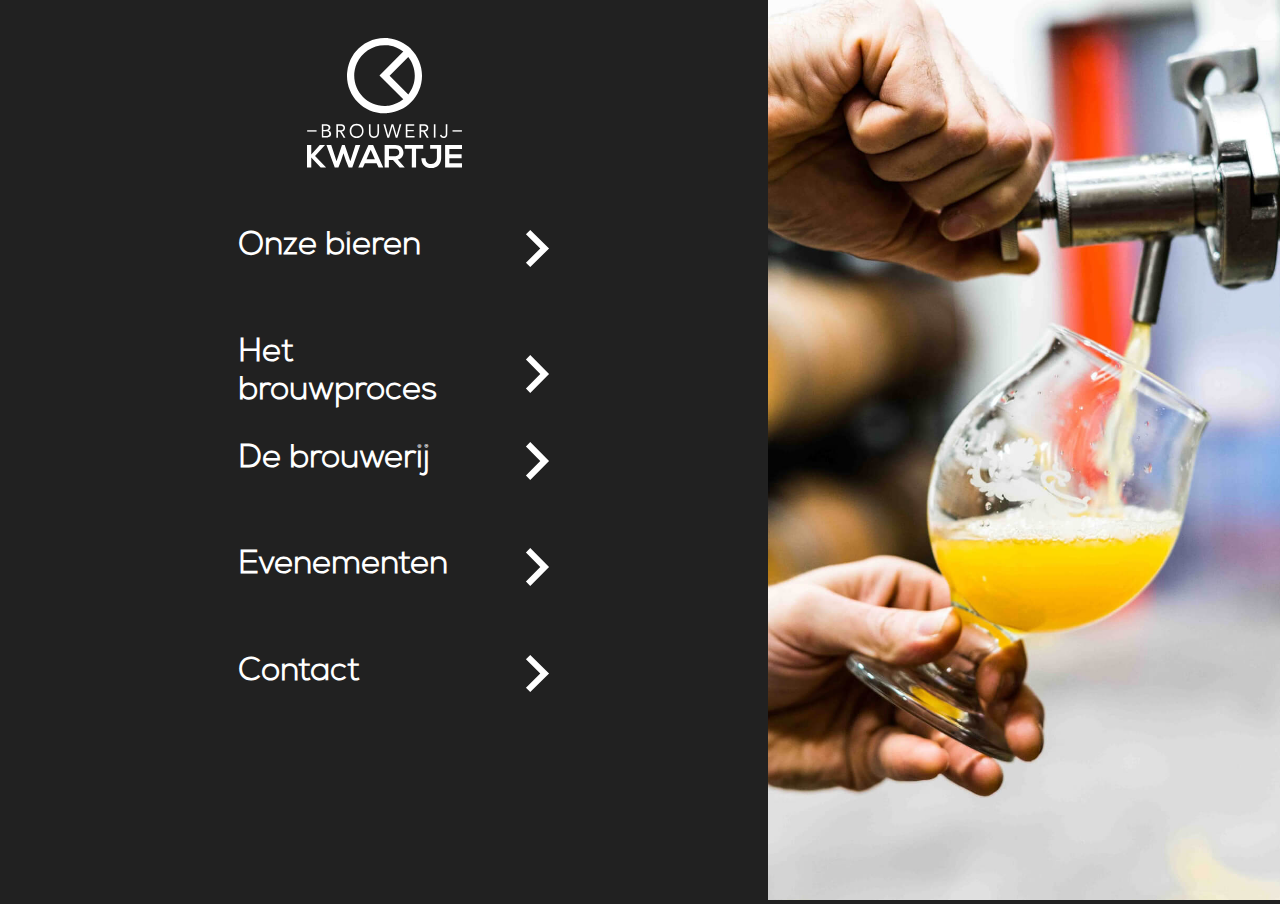
<file: index.html>
<!DOCTYPE html>
<html lang="en" dir="ltr">
  <head>
    <meta charset="utf-8">
    <meta name="viewport" content="width=device-width, initial-scale=1.0">
    <link rel="stylesheet" type="text/css" href="css/main.css">
    <script src="js/leeftijdcheck.js"></script>
    <title>Het kwartje - Home</title>
  </head>
  <body class="fullScreen">
    <div id="leeftijd">
      <div class="leeftijdVraag">
        <img src="img/kwartjeLogo.svg" alt="logo van het kwartje">
        <h2> Bent u 18 jaar of ouder? </h2>
        <form action="https://www.nix18.nl/"><input type="submit" value="Nee"></form>
        <form action=""><input type="submit" value="Ja" onclick="hideCheck()"></form>
      </div>
    </div>
    <nav class="main">
      <figure class="logoMenu">
        <img src="img/kwartjeLogo.svg" alt="logo van het kwartje">
      </figure>
      <ul>
        <a href="biertjes.html">
          <li>
            <h2>Onze bieren</h2>
            <img src="img/arrow-right.svg" class="arrowMenu">
          </li>
        </a>
        <a href="brouwproces.html">
          <li>
            <h2>Het brouwproces</h2>
            <img src="img/arrow-right.svg" class="arrowMenu">
          </li>
        </a>
        <a href="brouwerij.html">
          <li>
            <h2>De brouwerij</h2>
            <img src="img/arrow-right.svg" class="arrowMenu">
          </li>
        </a>
        <a href="evenementen.html">
          <li>
            <h2>Evenementen</h2>
            <img src="img/arrow-right.svg" class="arrowMenu">
          </li>
        </a>
        <a href="contact.html">
          <li>
            <h2>Contact</h2>
            <img src="img/arrow-right.svg" class="arrowMenu">
          </li>
        </a>
      </ul>
    </nav>

    <figure class="mainImage">
      <img src="img/biertap.jpg" alt="Een biertje dat wordt getapt uit een vat">
    </figure>
  </body>
</html>
</file>
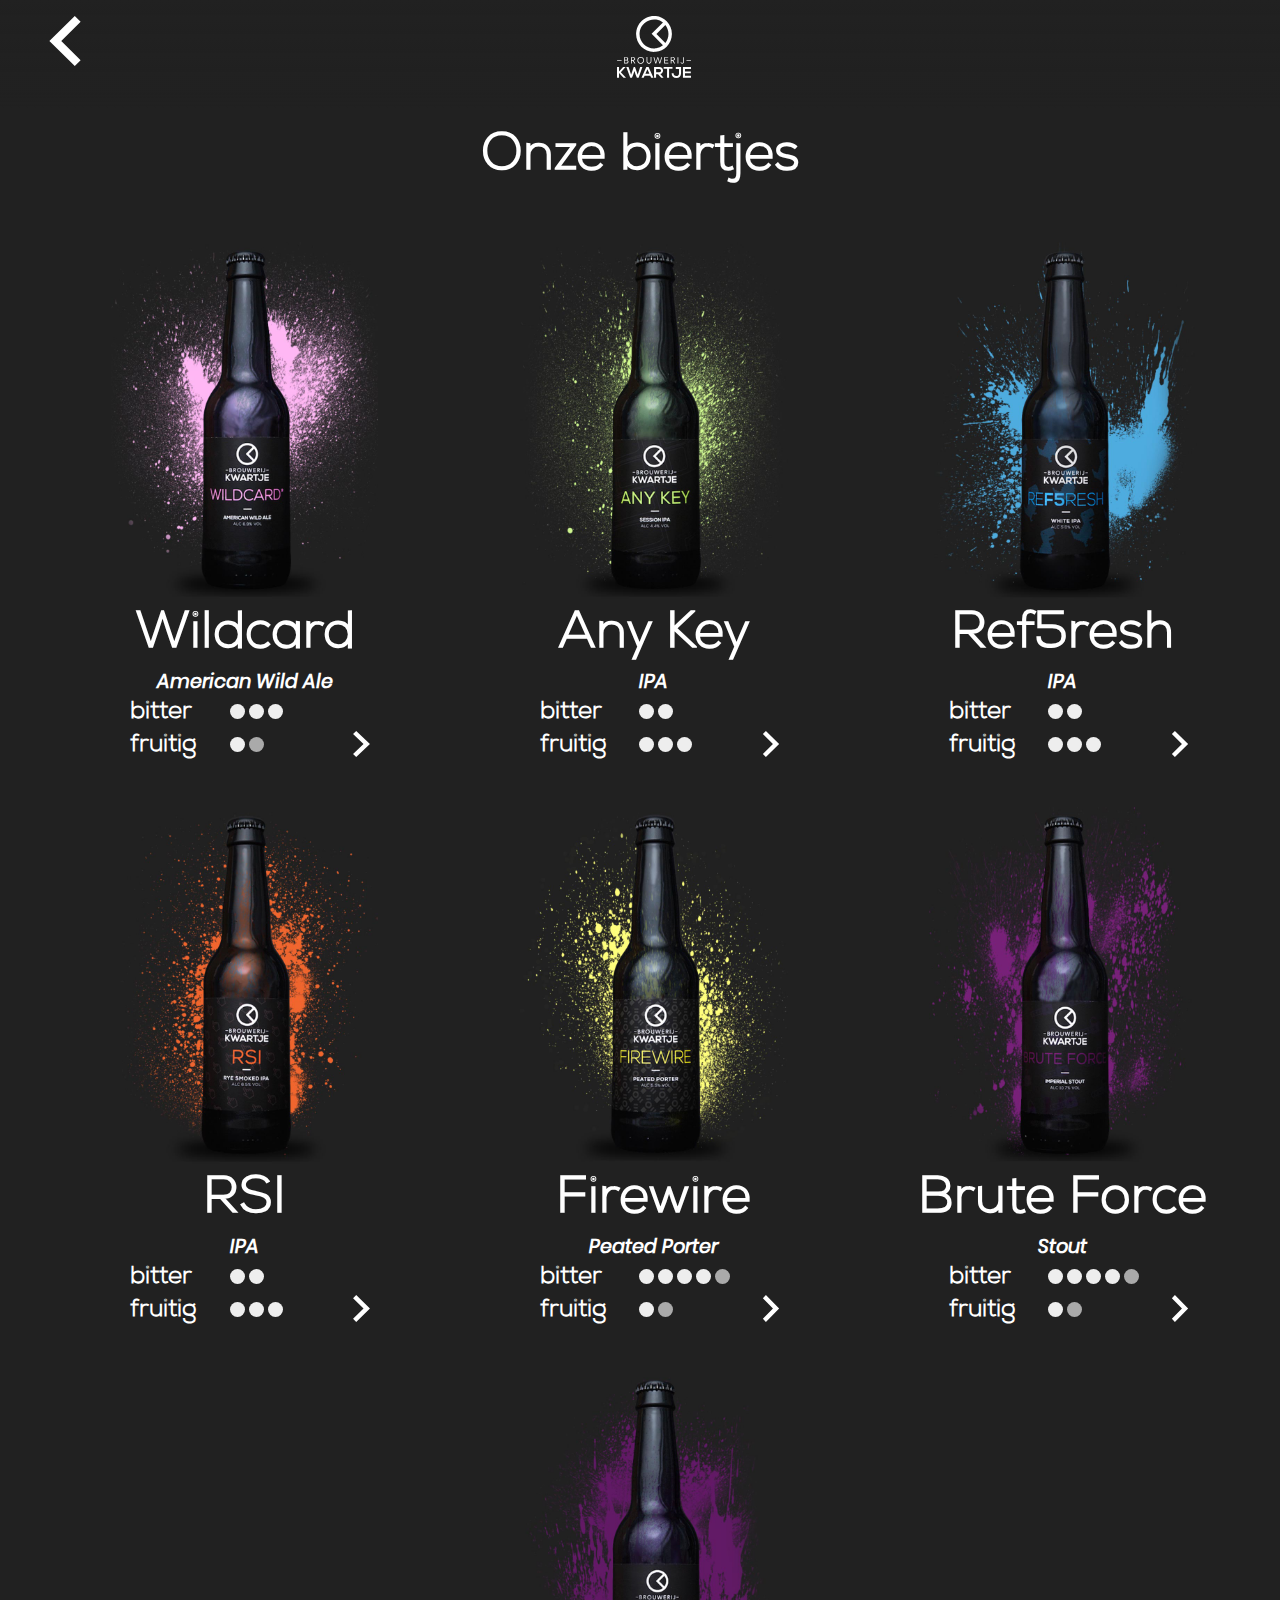
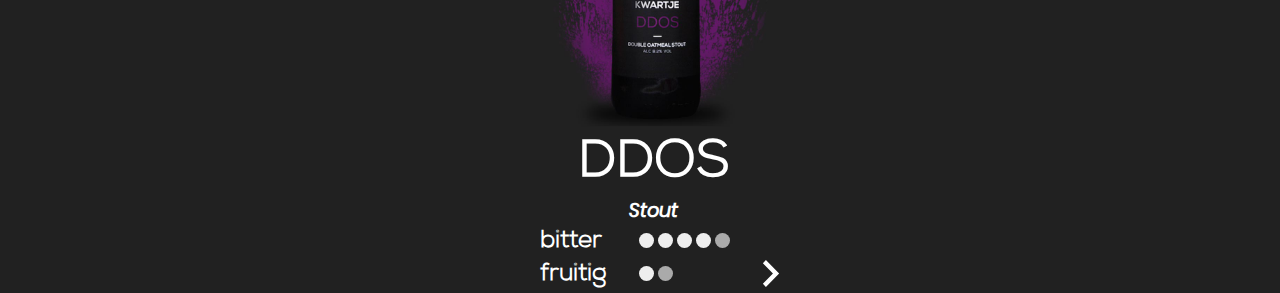
<file: biertjes.html>
<!DOCTYPE html>
<html lang="en" dir="ltr">
  <head>
    <meta charset="utf-8">
    <meta name="viewport" content="width=device-width, initial-scale=1.0">
    <link rel="stylesheet" type="text/css" href="css/main.css">
    <title>Het kwartje - bieren</title>
  </head>
  <body>
    <header>
      <ul>
        <li class="arrowHeader">
          <a href="index.html"><img src="img/arrow-left.svg" alt="terug naar vorige pagina"></a>
        </li>
        <li class="logoHeader">
          <a href="index.html"><img src="img/kwartjeLogo.svg" alt="terug naar start"></a>
        </li>
      </ul>
    </header>

    <article class="biertjes">
      <h1> Onze biertjes </h1>
      <ul>
        <li class="bierCard">
          <a href="pages/bier/wildcard.html" id="wildcard">
          <label for="wildcard">
            <img src="img/bier/kwartje-ale-wildcard.jpg" alt="Bier van het Kwartje Ale Wildcard">
            <div class="cardText">
              <h1> Wildcard </h1>
              <h4> American Wild Ale <h4>
            </div>
            <div class="cardTaste">
              <table>
                <tr>
                  <td> <h3> bitter <h3> </td>
                  <td>
                    <span class="dotFill"></span>
                    <span class="dotFill"></span>
                    <span class="dotFill"></span>
                    <span class="dot"></span>
                    <span class="dot"></span>
                  </td>
                </tr>
                <tr>
                  <td> <h3> fruitig <h3> </td>
                  <td>
                    <span class="dotFill"></span>
                    <span class="dotHalf"></span>
                  </td>
                </tr>
              </table>
            </div>
            <div class="cardArrow">
              <img src="img/arrow-right.svg" alt="details over het bier">
            </div>
          </label>
        </li>

        <li class="bierCard">
          <a href="pages/bier/wildcard.html" id="anykey">
          <label for="anykey">
            <img src="img/bier/kwartje-ipa-any-key.jpg" alt="Bier van het Kwartje IPA Any Key">
            <div class="cardText">
              <h1> Any Key </h1>
              <h4> IPA </h4>
            </div>
            <div class="cardTaste">
              <table>
                <tr>
                  <td> <h3> bitter <h3> </td>
                  <td>
                    <span class="dotFill"></span>
                    <span class="dotFill"></span>
                    <span class="dot"></span>
                    <span class="dot"></span>
                    <span class="dot"></span>
                  </td>
                </tr>
                <tr>
                  <td> <h3> fruitig <h3> </td>
                  <td>
                    <span class="dotFill"></span>
                    <span class="dotFill"></span>
                    <span class="dotFill"></span>
                    <span class="dot"></span>
                    <span class="dot"></span>
                  </td>
                </tr>
              </table>
            </div>
            <div class="cardArrow">
              <img src="img/arrow-right.svg" alt="details over het bier">
            </div>
          </label>
        </li>

        <li class="bierCard">
          <a href="pages/bier/wildcard.html" id="f5">
          <label for="f5">
            <img src="img/bier/kwartje-ipa-ref5resh.jpg" alt="Bier van het Kwartje ">
            <div class="cardText">
              <h1> Ref5resh <h1>
              <h4> IPA <h4>
            </div>
            <div class="cardTaste">
              <table>
                <tr>
                  <td> <h3> bitter <h3> </td>
                  <td>
                    <span class="dotFill"></span>
                    <span class="dotFill"></span>
                    <span class="dot"></span>
                    <span class="dot"></span>
                    <span class="dot"></span>
                  </td>
                </tr>
                <tr>
                  <td> <h3> fruitig <h3> </td>
                  <td>
                    <span class="dotFill"></span>
                    <span class="dotFill"></span>
                    <span class="dotFill"></span>
                    <span class="dot"></span>
                    <span class="dot"></span>
                  </td>
                </tr>
              </table>
            </div>
            <div class="cardArrow">
              <img src="img/arrow-right.svg" alt="details over het bier">
            </div>
          </label>
        </li>

        <li class="bierCard">
          <a href="pages/bier/wildcard.html" id="rsi">
          <label for="rsi">
            <img src="img/bier/kwartje-ipa-rsi.jpg" alt="Bier van het Kwartje ">
            <div class="cardText">
              <h1> RSI </h1>
              <h4> IPA <h4>
            </div>
            <div class="cardTaste">
              <table>
                <tr>
                  <td> <h3> bitter <h3> </td>
                  <td>
                    <span class="dotFill"></span>
                    <span class="dotFill"></span>
                    <span class="dot"></span>
                    <span class="dot"></span>
                    <span class="dot"></span>
                  </td>
                </tr>
                <tr>
                  <td> <h3> fruitig <h3> </td>
                  <td>
                    <span class="dotFill"></span>
                    <span class="dotFill"></span>
                    <span class="dotFill"></span>
                    <span class="dot"></span>
                    <span class="dot"></span>
                  </td>
                </tr>
              </table>
            </div>
            <div class="cardArrow">
              <img src="img/arrow-right.svg" alt="details over het bier">
            </div>
          </label>
        </li>

        <li class="bierCard">
          <a href="pages/bier/wildcard.html" id="peated">
          <label for="peated">
            <img src="img/bier/kwartje-peated-porter-firewire.jpg" alt="Bier van het Kwartje ">
            <div class="cardText">
              <h1> Firewire </h1>
              <h4> Peated Porter <h4>
            </div>
            <div class="cardTaste">
              <table>
                <tr>
                  <td> <h3> bitter <h3> </td>
                  <td>
                    <span class="dotFill"></span>
                    <span class="dotFill"></span>
                    <span class="dotFill"></span>
                    <span class="dotFill"></span>
                    <span class="dotHalf"></span>
                  </td>
                </tr>
                <tr>
                  <td> <h3> fruitig <h3> </td>
                  <td>
                    <span class="dotFill"></span>
                    <span class="dotHalf"></span>
                    <span class="dot"></span>
                    <span class="dot"></span>
                    <span class="dot"></span>
                  </td>
                </tr>
              </table>
            </div>
            <div class="cardArrow">
              <img src="img/arrow-right.svg" alt="details over het bier">
            </div>
          </label>
        </li>

        <li class="bierCard">
          <a href="pages/bier/wildcard.html" id="bruteforce">
          <label for="bruteforce">
            <img src="img/bier/kwartje-stout-brute-force.jpg" alt="Bier van het Kwartje ">
            <div class="cardText">
              <h1> Brute Force </h1>
              <h4> Stout <h4>
            </div>
            <div class="cardTaste">
              <table>
                <tr>
                  <td> <h3> bitter <h3> </td>
                  <td>
                    <span class="dotFill"></span>
                    <span class="dotFill"></span>
                    <span class="dotFill"></span>
                    <span class="dotFill"></span>
                    <span class="dotHalf"></span>
                  </td>
                </tr>
                <tr>
                  <td> <h3> fruitig <h3> </td>
                  <td>
                    <span class="dotFill"></span>
                    <span class="dotHalf"></span>
                  </td>
                </tr>
              </table>
            </div>
            <div class="cardArrow">
              <img src="img/arrow-right.svg" alt="details over het bier">
            </div>
          </label>
        </li>

        <li class="bierCard">
        </li>

        <li class="bierCard">
          <a href="pages/bier/wildcard.html" id="ddos">
          <label for="ddos">
            <img src="img/bier/kwartje-stout-ddos.jpg" alt="Bier van het Kwartje ">
            <div class="cardText">
              <h1> DDOS </h1>
              <h4> Stout <h4>
            </div>
            <div class="cardTaste">
              <table>
                <tr>
                  <td> <h3> bitter <h3> </td>
                  <td>
                    <span class="dotFill"></span>
                    <span class="dotFill"></span>
                    <span class="dotFill"></span>
                    <span class="dotFill"></span>
                    <span class="dotHalf"></span>
                  </td>
                </tr>
                <tr>
                  <td> <h3> fruitig <h3> </td>
                  <td>
                    <span class="dotFill"></span>
                    <span class="dotHalf"></span>
                  </td>
                </tr>
              </table>
            </div>
            <div class="cardArrow">
              <img src="img/arrow-right.svg" alt="details over het bier">
            </div>
          </label>
        </li>
      </ul>
    </article>

    <!--
    <a href="index.html">
      <h1> Terug naar start </h1>
    </a>
    -->

  </body>
</html>
</file>
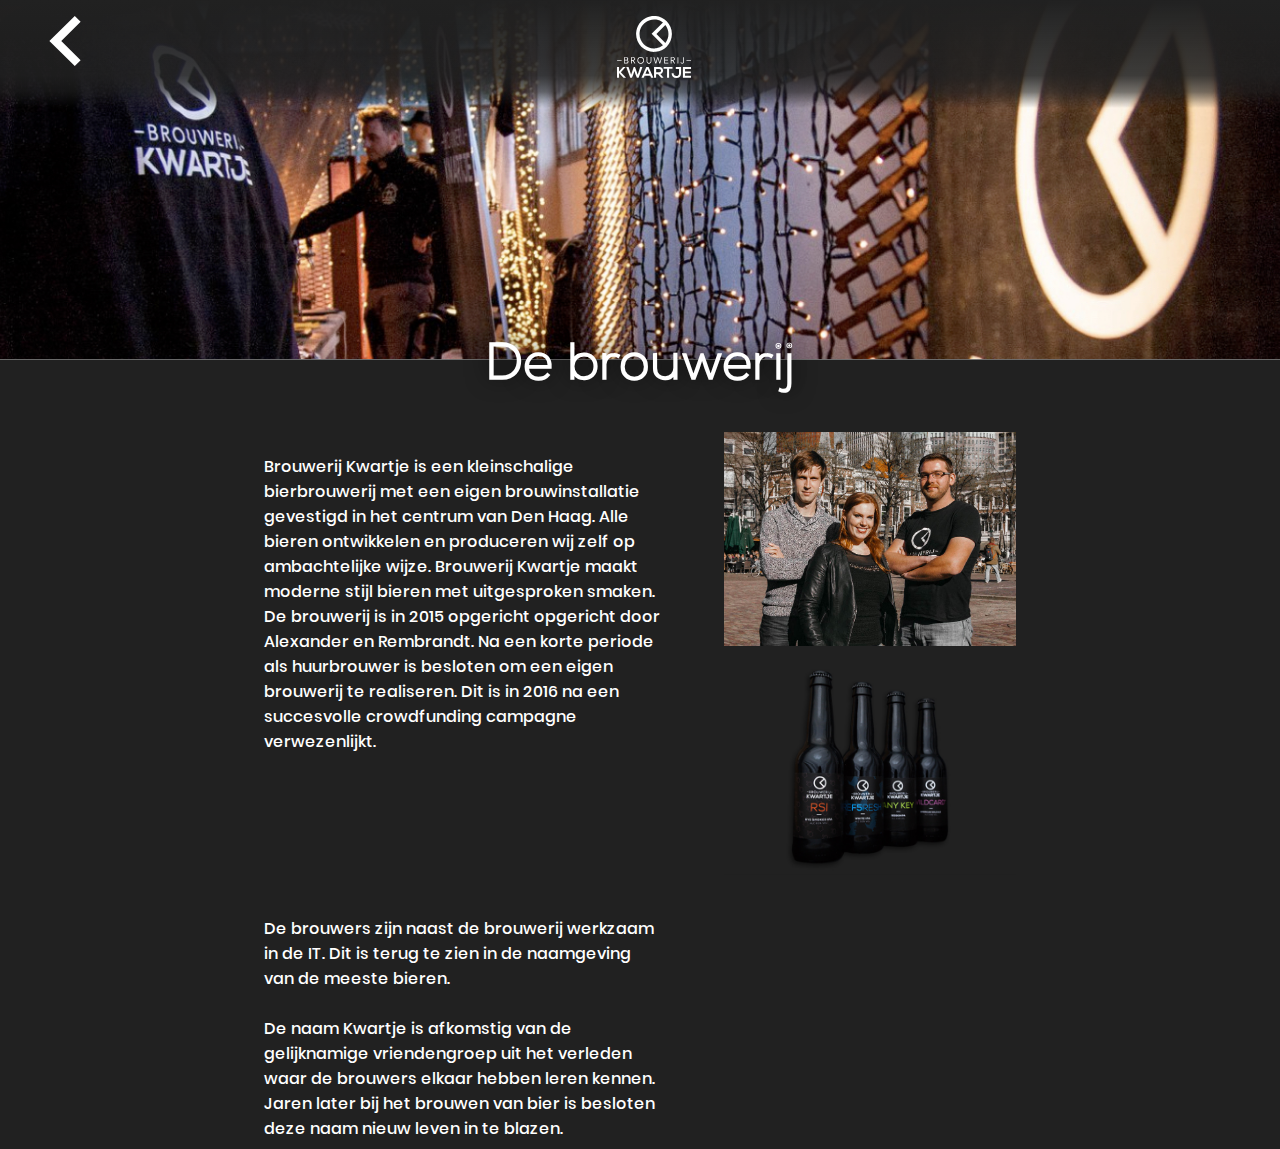
<file: brouwerij.html>
<!DOCTYPE html>
<html lang="en" dir="ltr">
  <head>
    <meta charset="utf-8">
    <meta name="viewport" content="width=device-width, initial-scale=1.0">
    <link rel="stylesheet" type="text/css" href="css/main.css">
    <title>Het kwartje - brouwerij</title>
  </head>
  <body>
    <header>
      <ul>
        <li class="arrowHeader">
          <a href="index.html"><img src="img/arrow-left.svg" alt="terug naar vorige pagina"></a>
        </li>
        <li class="logoHeader">
          <a href="index.html"><img src="img/kwartjeLogo.svg" alt="terug naar start"></a>
        </li>
      </ul>
    </header>

    <div class="infoTitle">
      <img class="infoPic" src="img/brouwerij/brouwerij-banner.jpg" alt="">
      <h1>De brouwerij</h1>
    </div>

    <article class="infoPage">
      <div class="infoCol60">
        <p>
          Brouwerij Kwartje is een kleinschalige bierbrouwerij met een eigen brouwinstallatie gevestigd in het centrum van Den Haag. Alle bieren ontwikkelen en produceren wij zelf op ambachtelijke wijze. Brouwerij Kwartje maakt moderne stijl bieren met uitgesproken smaken. De brouwerij is in 2015 opgericht opgericht door Alexander en Rembrandt. Na een korte periode als huurbrouwer is besloten om een eigen brouwerij te realiseren. Dit is in 2016 na een succesvolle crowdfunding campagne verwezenlijkt.
        </p>
      </div>

      <div class="infoCol40">
        <img src="img/brouwerij/team-kwartje.jpg" alt="De oprichters van het kwartje">
      </div>

      <div class="infoCol40">
        <img src="img/brouwerij/4bier.png" alt="">
      </div>
    </article>

    <article class="infoPage">
      <div class="infoCol60">
        <h2></h2>
        <p>
          De brouwers zijn naast de brouwerij werkzaam in de IT. Dit is terug te zien in de naamgeving van de meeste bieren.
        </br></br>
          De naam Kwartje is afkomstig van de gelijknamige vriendengroep uit het verleden waar de brouwers elkaar hebben leren kennen. Jaren later bij het brouwen van bier is besloten deze naam nieuw leven in te blazen.
        </p>
      </div>

  </body>
</html>
</file>
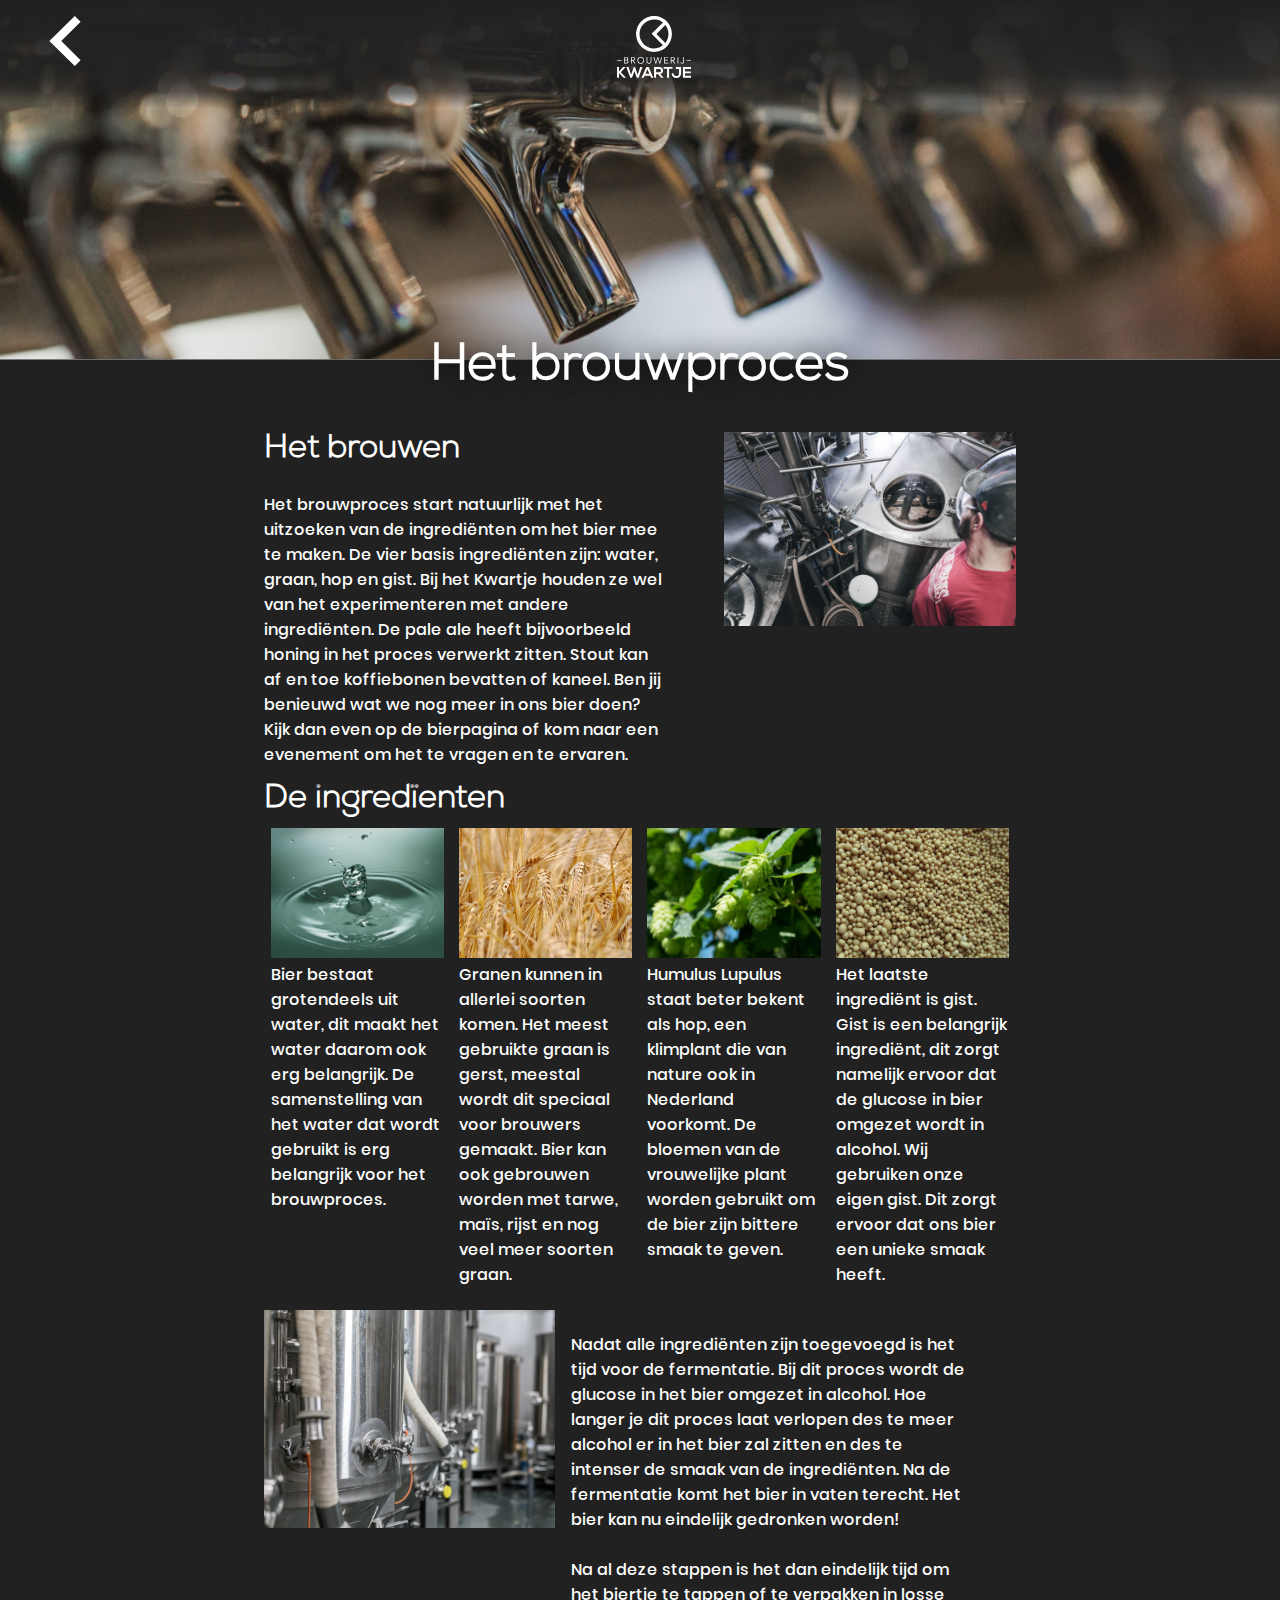
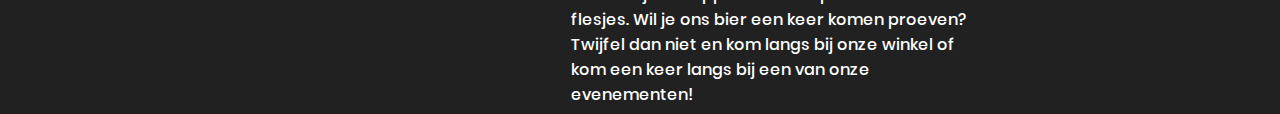
<file: brouwproces.html>
<!DOCTYPE html>
<html lang="en" dir="ltr">
  <head>
    <meta charset="utf-8">
    <meta name="viewport" content="width=device-width, initial-scale=1.0">
    <link rel="stylesheet" type="text/css" href="css/main.css">
    <title>Het kwartje - brouwproces</title>
  </head>
  <body>
    <header>
      <ul>
        <li class="arrowHeader">
          <a href="index.html"><img src="img/arrow-left.svg" alt="terug naar vorige pagina"></a>
        </li>
        <li class="logoHeader">
          <a href="index.html"><img src="img/kwartjeLogo.svg" alt="terug naar start"></a>
        </li>
      </ul>
    </header>

    <div class="infoTitle">
      <img class="infoPic" src="img/brouwproces/biertap.jpg" alt="">
      <h1>Het brouwproces</h1>
    </div>

    <article class="infoPage">
      <div class="infoCol60">
        <h2>Het brouwen</h2>
        <p>Het brouwproces start natuurlijk met het uitzoeken van de ingrediënten om het bier mee te maken. De vier basis ingrediënten zijn: water, graan, hop en gist. Bij het Kwartje houden ze wel van het experimenteren met andere ingrediënten. De pale ale heeft bijvoorbeeld honing in het proces verwerkt zitten. Stout kan af en toe koffiebonen bevatten of kaneel. Ben jij benieuwd wat we nog meer in ons bier doen?
          Kijk dan even op <a href="biertjes.html">de bierpagina</a> of kom naar <a href="evenementen.hmtl">een evenement</a> om het te vragen en te ervaren.</p>
      </div>

      <div class="infoCol40">
        <img src="img/brouwproces/biervat-open.jpg" alt="Een afbeelding van een man die vanaf bovenaf een biervat in kijkt">
      </div>

      <div class="infoRow">
        <h2> De ingredïenten </h2>

        <div class="infoCol25">
          <img src="img/brouwproces/water.jpg" alt="een afbeelding van water druppel">
          <p>
            Bier bestaat grotendeels uit water, dit maakt het water daarom ook erg belangrijk. De samenstelling van het water dat wordt gebruikt is erg belangrijk voor het brouwproces.
          </p>
        </div>

        <div class="infoCol25">
          <img src="img/brouwproces/wheat.jpg" alt="Een afbeelding van graan">
          <p>
            Granen kunnen in allerlei soorten komen. Het meest gebruikte graan is gerst, meestal wordt dit speciaal voor brouwers gemaakt. Bier kan ook gebrouwen worden met tarwe, maïs, rijst en nog veel meer soorten graan.
          </p>
        </div>

        <div class="infoCol25">
          <img src="img/brouwproces/hop.jpg" alt="Een afbeelding van hop in bloei">
          <p>
            Humulus Lupulus staat beter bekent als hop, een klimplant die van nature ook in Nederland voorkomt. De bloemen van de vrouwelijke plant worden gebruikt om de bier zijn bittere smaak te geven.
          </p>
        </div>

        <div class="infoCol25">
          <img src="img/brouwproces/yeast.jpg" alt="Een close-up afbeelding van gist">
          <p>
            Het laatste ingrediënt is gist. Gist is een belangrijk ingrediënt, dit zorgt namelijk ervoor dat de glucose in bier omgezet wordt in alcohol. Wij gebruiken onze eigen gist. Dit zorgt ervoor dat ons bier een unieke smaak heeft.
          </p>
        </div>

      </div>

      <div class="infoCol40">
        <img src="img/brouwproces/biervat-voor.jpg" alt="">
      </div>

      <div class="infoCol60">
        <p>
          Nadat alle ingrediënten zijn toegevoegd is het tijd voor de fermentatie.
          Bij dit proces wordt de glucose in het bier omgezet in alcohol.
          Hoe langer je dit proces laat verlopen des te meer alcohol er in het bier zal zitten en des te intenser de smaak van de ingrediënten.
          Na de fermentatie komt het bier in vaten terecht. Het bier kan nu eindelijk gedronken worden!
        </br></br>
          Na al deze stappen is het dan eindelijk tijd om het biertje te tappen of te verpakken in losse flesjes. Wil je ons bier een keer komen proeven? Twijfel dan niet en kom langs bij onze winkel of kom een keer langs bij een van onze evenementen!
        </p>
      </div>
    </article>
  </body>
</html>
</file>
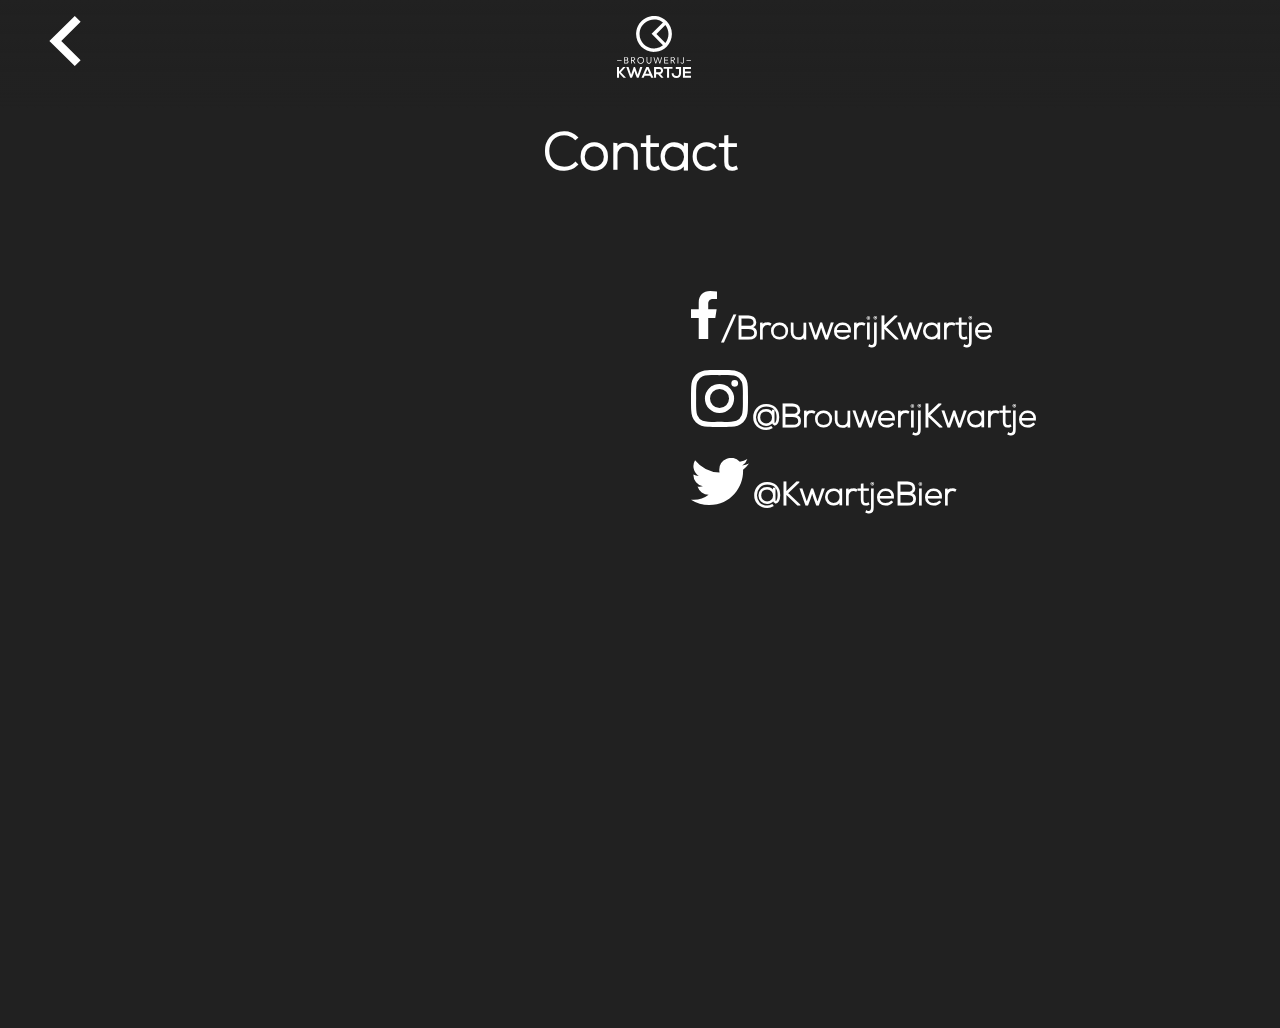
<file: contact.html>
<!DOCTYPE html>
<html lang="en" dir="ltr">
  <head>
    <meta charset="utf-8">
    <meta name="viewport" content="width=device-width, initial-scale=1.0">
    <link rel="stylesheet" type="text/css" href="css/main.css">
    <title>Het kwartje - Contact</title>
  </head>
  <body>
    <header>
      <ul>
        <li class="arrowHeader">
          <a href="index.html"><img src="img/arrow-left.svg" alt="terug naar vorige pagina"></a>
        </li>
        <li class="logoHeader">
          <a href="index.html"><img src="img/kwartjeLogo.svg" alt="terug naar start"></a>
        </li>
      </ul>
    </header>
    <article class="contactPagina">
      <h1>Contact</h1>
      <div class="locatie">
        <iframe src="https://www.google.com/maps/embed?pb=!1m18!1m12!1m3!1d2452.3175497039742!2d4.289967515967161!3d52.07394897694149!2m3!1f0!2f0!3f0!3m2!1i1024!2i768!4f13.1!3m3!1m2!1s0x47c5b739b057ac45%3A0x70251af29728e5ec!2sBrouwerij%20Kwartje!5e0!3m2!1snl!2snl!4v1590431013783!5m2!1snl!2snl" width="100%" height="100%" frameborder="0" style="border:0;" allowfullscreen="" aria-hidden="false" tabindex="0"></iframe>
      </div>
      <div class="socials">
        <a href="https://www.facebook.com/BrouwerijKwartje/">
          <img src="img/facebook.svg" alt="Facebook">
          <h2>/BrouwerijKwartje</h2>
        </a>
        </br></br>
        <a href="https://www.instagram.com/brouwerijkwartje/">
          <img src="img/instagram.svg" alt="Instagram">
          <h2>@BrouwerijKwartje</h2>
        </a>
        </br></br>
        <a href="https://twitter.com/KwartjeBier">
          <img src="img/twitter.svg" alt="Twitter">
          <h2>@KwartjeBier</h2>
        </a>
      </div>
    </article>
  </body>
</html>
</file>
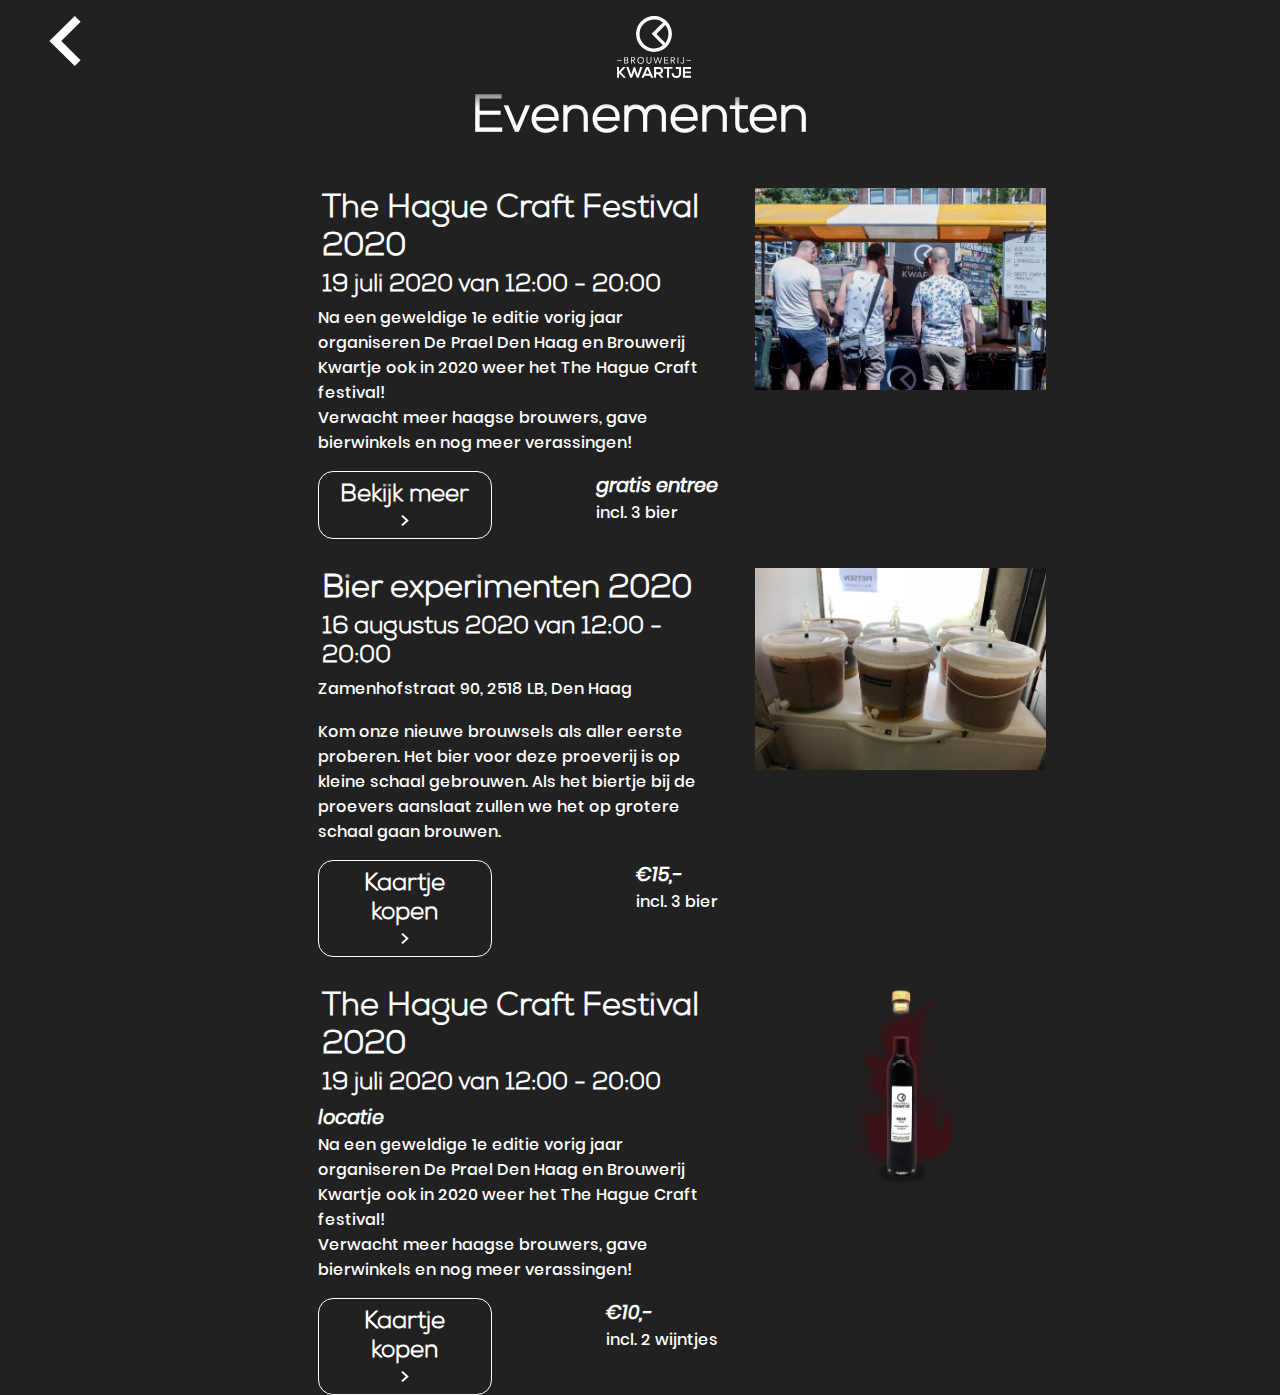
<file: evenementen.html>
<!DOCTYPE html>
<html lang="en" dir="ltr">
  <head>
    <meta charset="utf-8">
    <meta name="viewport" content="width=device-width, initial-scale=1.0">
    <link rel="stylesheet" type="text/css" href="css/main.css">
    <title>Het kwartje - Evenementen</title>
  </head>
  <body>
    <header>
      <ul>
        <li class="arrowHeader">
          <a href="index.html"><img src="img/arrow-left.svg" alt="terug naar vorige pagina"></a>
        </li>
        <li class="logoHeader">
          <a href="index.html"><img src="img/kwartjeLogo.svg" alt="terug naar start"></a>
        </li>
      </ul>
    </header>

    <article class="evenementen">
      <h1>Evenementen</h1>
      <ul>
        <li class="eventCard">
          <div class="eventInfo">
            <h2>The Hague Craft Festival 2020</h2>
            <h3>19 juli 2020 van 12:00 - 20:00</h3>
            <p>
              Na een geweldige 1e editie vorig jaar organiseren De Prael Den Haag en Brouwerij Kwartje ook in 2020 weer het The Hague Craft festival!
              </br>Verwacht meer haagse brouwers, gave bierwinkels en nog meer verassingen!
            </p>
            <div class="eventOrder">
              <a href="https://www.facebook.com/events/191816221878481/">
                <div class="eventButton">
                  <h3>Bekijk meer</h3>
                  <img src="img/arrow-right.svg" alt="pijltje naar rechts">
                </div>
              </a>
              <div class="eventPrijs">
                <h4>gratis entree</h4>
                <p>incl. 3 bier</p>
              </div>
            </div>
          </div>
          <div class="eventImage">
            <img src="img/evenementen/kwartje-craft-festival-2020.png" alt="">
          </div>
        </li>

        <li class="eventCard">
          <div class="eventInfo">
            <h2>Bier experimenten 2020</h2>
            <h3>16 augustus 2020 van 12:00 - 20:00</h3>
            <p>Zamenhofstraat 90, 2518 LB, Den Haag</p>
            </br>
            <p>
              Kom onze nieuwe brouwsels als aller eerste proberen. Het bier voor deze proeverij is op kleine schaal gebrouwen.
              Als het biertje bij de proevers aanslaat zullen we het op grotere schaal gaan brouwen.
            </p>
            <div class="eventOrder">
              <a href="pages/bestellen.html">
                <div class="eventButton">
                  <h3>Kaartje kopen</h3>
                  <img src="img/arrow-right.svg" alt="pijltje naar rechts">
                </div>
              </a>
              <div class="eventPrijs">
                <h4>€15,-</h4>
                <p>incl. 3 bier</p>
              </div>
            </div>
          </div>
          <div class="eventImage">
            <img src="img/evenementen/kwartje-bierproeverij.png" alt="">
          </div>
        </li>

        <li class="eventCard">
          <div class="eventInfo">
            <h2>The Hague Craft Festival 2020</h2>
            <h3>19 juli 2020 van 12:00 - 20:00</h3>
            <h4>locatie</h4>
            <p>
              Na een geweldige 1e editie vorig jaar organiseren De Prael Den Haag en Brouwerij Kwartje ook in 2020 weer het The Hague Craft festival!
              </br>Verwacht meer haagse brouwers, gave bierwinkels en nog meer verassingen!
            </p>
            <div class="eventOrder">
              <a href="pages/bestellen.html">
                <div class="eventButton">
                  <h3>Kaartje kopen</h3>
                  <img src="img/arrow-right.svg" alt="pijltje naar rechts">
                </div>
              </a>
              <div class="eventPrijs">
                <h4>€10,-</h4>
                <p>incl. 2 wijntjes</p>
              </div>
            </div>
          </div>
          <div class="eventImage">
            <img src="img/evenementen/kwartje-wijnproeverij.png" alt="">
          </div>
        </li>
      </ul>

    </article>


  </body>
</html>
</file>
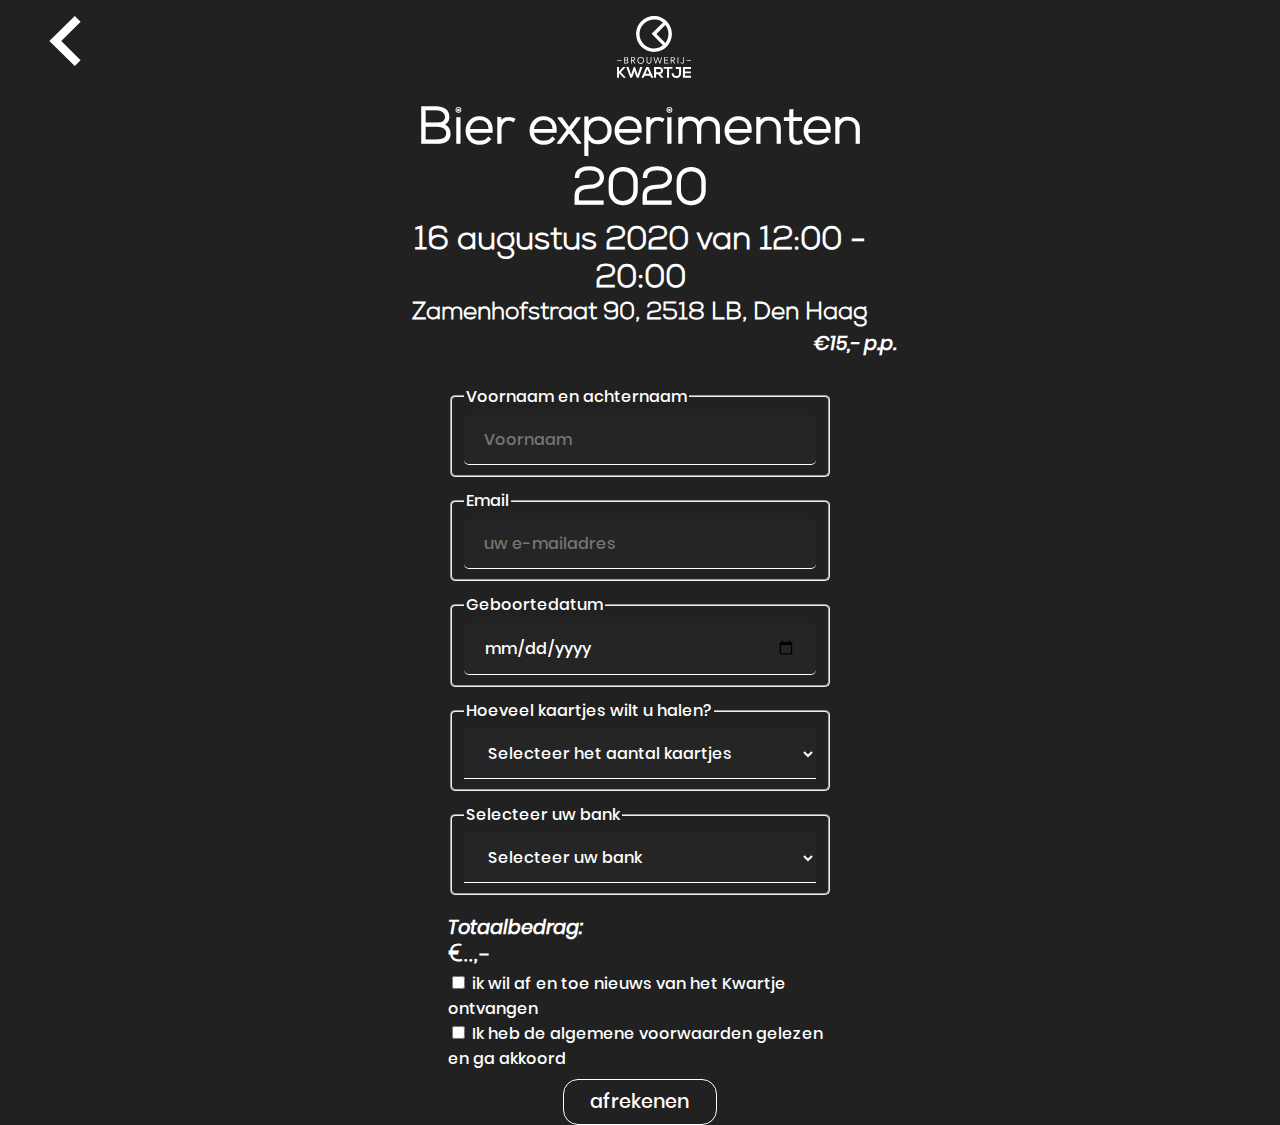
<file: pages/bestellen.html>
<!DOCTYPE html>
<html lang="en" dir="ltr">
  <head>
    <meta charset="utf-8">
    <meta name="viewport" content="width=device-width, initial-scale=1.0">
    <link rel="stylesheet" type="text/css" href="../css/main.css">
    <title>Het kwartje - kaartje kopen</title>
  </head>
  <body>
    <header>
      <ul>
        <li class="arrowHeader">
          <a href="../evenementen.html"><img src="../img/arrow-left.svg" alt="terug naar vorige pagina"></a>
        </li>
        <li class="logoHeader">
          <a href="../index.html"><img src="../img/kwartjeLogo.svg" alt="terug naar start"></a>
        </li>
      </ul>
    </header>
    <div class="orderOverview">
      <h1>Bier experimenten 2020</h1>
      <h2>16 augustus 2020 van 12:00 - 20:00</h2>
      <h3>Zamenhofstraat 90, 2518 LB, Den Haag</h3>
      <h4>€15,- p.p.</h4>
    </div>
    <form action="" method="get" class="orderForm">
      <fieldset>
        <legend>
          <label for="naam"> Voornaam en achternaam </label>
        </legend>
        <input type="text" id="naam" name="naam" placeholder="Voornaam" required>
        <p id="foutmelding1"> Het veld is leeg</p>
      </fieldset>

      <fieldset>
        <legend>
          <label for="email"> Email </label>
        </legend>
        <input type="email" id="email" name="email" placeholder="uw e-mailadres" required>
        <p id="foutmelding2"> Het veld is leeg of incorrect ingevuld </p>
      </fieldset>

      <fieldset>
        <legend>
          <label for="birth"> Geboortedatum </label></br>
        </legend>
        <input type="date" id="birth" name="birth" required></br>
        <p id="foutmelding3"> Sorry je bent te jong om deel te mogen nemen</p>
      </fieldset>

      <fieldset>
        <legend> Hoeveel kaartjes wilt u halen? </legend>
          <select name="kaartjes" required>
            <option value="">Selecteer het aantal kaartjes</option>
            <option value="1">1</option>
            <option value="2">2</option>
            <option value="3">3</option>
            <option value="4">4</option>
          </select>
        </span>
      </fieldset>

      <fieldset>
        <legend> Selecteer uw bank </legend>
        <select name="bank" required>
          <option value="">Selecteer uw bank</option>
          <option value="abn">ABN Amro</option>
          <option value="asn">ASN Bank</option>
          <option value="bunq">Bunq</option>
          <option value="ing">ING</option>
          <option value="knab">Knab</option>
          <option value="rabo">Rabobank</option>
          <option value="sns">SNS</option>
          <option value="trio">Triodos Bank</option>
        </select>
      </fieldset>

      </br>
      <div class="totaalbedrag">
        <h4>Totaalbedrag:</h4>
        <h3 id="totaal">€..,-</h3>
      </div>
      <input type="checkbox" id="nieuws" name="opdehoogte" value="nieuws">
      <label for="nieuws"> ik wil af en toe nieuws van het Kwartje ontvangen </label> </br>

      <input type="checkbox" id="voorwaarden" name="opdehoogte" value="voorwaarden" required>
      <label for="voorwaarden"> Ik heb de algemene voorwaarden gelezen en ga akkoord</label>
      <p id="foutmelding4"> U moet akkoord gaan met de algemene voorwaarden</p>
      </br>
      <input type="submit" value="afrekenen">
    </form>
  </body>
</html>
</file>
<file: css/main.css>
@font-face {
  font-family: nexaBold;
  src: url(../fonts/Nexa/NexaBold.otf) format("opentype");
}
@font-face {
  font-family: nexaLight;
  src: url(../fonts/Nexa/NexaLight.otf) format("opentype");
}
@font-face {
  font-family: poppinsItalic;
  src: url(../fonts/Poppins/Poppins-Italic.ttf);
}
@font-face {
  font-family: poppinsMedium;
  src: url(../fonts/Poppins/Poppins-Medium.ttf);
}

/*
standaard
*/

html,
body {
  background-color: #212121;
  padding: 0;
  margin: 0;
  width: calc(100vw - (100vw - 100%));
  height: calc(100vh - (100vh - 100%));
  color: #ffffff;
}

a {
  color: #ffffff;
  text-decoration: none;
}

h1, h2, h3, h4, p {
  padding: 0;
  margin:0;
}

h1 {
  font-family: nexaLight, sans-serif;
  font-size: 3.2em;
  text-align: center;
}

h2 {
  font-family: nexaLight, sans-serif;
  font-size: 2em;
}

h3 {
  font-family: nexaLight, sans-serif;
  font-size: 1.5em;
}

h4 {
  font-family: poppinsItalic, sans-serif;
  font-size: 1.2em;
}

p {
  font-family: poppinsMedium, sans-serif;
  font-size: 1em;
}

ul {
  list-style-type: none;
}

/* leeftijdvraag verschijnt d.m.v. javascript */
#leeftijd {
  position: fixed;
  width: calc(100vw - (100vw - 100%));
  height: calc(100vh - (100vh - 100%));
  background-color: rgba(0,0,0,0.7);
  display: none;
}

.leeftijdVraag {
  position: relative;
  width: 20%;
  padding: 5%;
  margin: 10% auto;
  background-color: #212121;
  border-radius: 15px;
}

.leeftijdVraag h2 {
  margin-top: 10%;
  text-align: center;
}

.leeftijdVraag img {
  margin-left: 20%;
  width: 60%;
}

.leeftijdVraag form,
.leeftijdVraag > form > input {
  float: left;
  width: 50%;
}

/* header */

header {
  overflow: hidden;
  position: fixed;
  top: 0;
  width: 100%;
  height: 12%;
  background: rgb(33,33,33);
  background: -webkit-gradient(linear, left bottom, left top, from(rgba(33,33,33,0)), color-stop(15%, rgba(33,33,33,0.6236695361738445)), color-stop(30%, rgba(33,33,33,0.875770376509979)), to(rgba(33,33,33,1)));
  background: -o-linear-gradient(bottom, rgba(33,33,33,0) 0%, rgba(33,33,33,0.6236695361738445) 15%, rgba(33,33,33,0.875770376509979) 30%, rgba(33,33,33,1) 100%);
  background: linear-gradient(to top, rgba(33,33,33,0) 0%, rgba(33,33,33,0.6236695361738445) 15%, rgba(33,33,33,0.875770376509979) 30%, rgba(33,33,33,1) 100%);
  z-index: 100;
}

header li {
  max-height: 50%;
  display: inline;
  float: left;
}

header img {
  width: 100%;
}

.arrowHeader {
  height: inherit;
  width: 4%;
  height: 60%;
  max-height: 100%;
  margin: 0;
  float: left;
  -webkit-transition: all .3s ease-out;
  -o-transition: all .3s ease-out;
  transition: all .3s ease-out;
}

/* Pijl in header verschuift naar links bij hover */
.arrowHeader:hover {
  -webkit-transform: translateX(-10%);
      -ms-transform: translateX(-10%);
          transform: translateX(-10%);
}

.logoHeader {
  width: 6%;
  margin: 0;
  float: right;
  margin-right: 47.5%;
  -webkit-transition: all .3s ease-out;
  -o-transition: all .3s ease-out;
  transition: all .3s ease-out;
  margin-top: 0;
}

/* Logo van het kwartje vergroot bij hover */
.logoHeader:hover {
  -webkit-transform: scale(1.1);
      -ms-transform: scale(1.1);
          transform: scale(1.1);
}

/*
Fullscreen Menu Index
*/

.fullScreen {
  overflow: hidden;
}

.logoMenu {
  height: 18%;
  margin-top: 5%;
  text-align: center;
}

.logoMenu img {
  max-height: 100%;
  display: inline-block;
}

.main {
  height: 80%;
  width: 60%;
  float: left;
  margin: 0;
}

.main ul {
  height: 70%;
  margin-top: 5%;
  padding: 0;
}

.main li {
  margin: 1% auto;
  padding-top: 3%;
  height: 15%;
  width: 50%;

}

.main h2 {
  margin: auto 12%;
  width: 60%;
  display: inline-block;
  vertical-align: middle;
}

.arrowMenu {
  height: 50%;
  max-height: 100%;
  margin: auto;
  display: inline-block;
  vertical-align: middle;
  -webkit-transition: all .3s ease-out;
  -o-transition: all .3s ease-out;
  transition: all .3s ease-out;
}

.main li:hover > .arrowMenu {
  -webkit-transform: translateX(20%);
      -ms-transform: translateX(20%);
          transform: translateX(20%);
}

/*
Menu foto Index
*/

.mainImage {
  width: 40%;
  height: 100%;
  float: left;
  margin: 0 0 0 0;
}

.mainImage img {
  -o-object-fit: cover;
     object-fit: cover;
  margin: 0;
  height: 100%;
  max-height: 100%;
  width: 100%;
}

/*
Onze bieren
*/

.biertjes {
  margin-top: 10%;
}

.bierCard {
  float: left;
  width: 27%;
  margin: 3% 3% 1% 3%;
  cursor: pointer;
}

.bierCard img {
  width: 80%;
  margin-left: 10%;
  -webkit-transition: all .3s ease-out;
  -o-transition: all .3s ease-out;
  transition: all .3s ease-out;
  display: block;
  cursor: pointer;
}

/* laat de bier afbeelding vergroten bij een hover*/
.bierCard img:hover {
  -webkit-transform: scale(1.05);
      -ms-transform: scale(1.05);
          transform: scale(1.05);
}

.bierCard input[type=checkbox]{
  display: none;
}

.cardOverlay {
  position: fixed;
  height: 100vh;
  width: 100vw;
  background-color: #111111;
  display: none;
  z-index: 200;
  overflow-x: hidden;
}

.cardArrow {
  display: block;
  margin-left: 80%;
  margin-top: -10%;
  width: 10%;
  -webkit-transition: all .3s ease-out;
  -o-transition: all .3s ease-out;
  transition: all .3s ease-out;
}

/* laat het pijltje naar rechts bewegen bij een hover*/
.bierCard:hover .cardArrow {
  -webkit-transform: translateX(20px);
      -ms-transform: translateX(20px);
          transform: translateX(20px);
}

.cardText {
  width: 100%;
  margin-top: 2%;
}

.biertjes h1,
.cardText h4 {
  text-align: center;
}

.cardTaste table {
  width: 70%;
  margin-left: 15%;
}

.dot,
.dotFill,
.dotHalf {
  height: 15px;
  width: 15px;
  border-radius: 50%;
  display: inline-block;
}

.dotFill {
  background-color: #eee;
}

.dotHalf {
  background-color: #aaa;
}

/*
Detail pagina bier
*/

.cardFull {
  width: 60%;
  height: 60vh;
  margin: 10% auto 10% auto;
}


.cardFull img {
  width: 40%;
  float: left;
}

.cardFull .cardTaste {
  width: 60%;
  margin-top: 4%;
  float: left;
  text-align: left;
}

.cardFull .cardTaste table {
  margin: 6% 0 6% 0;
}

/*
Het brouwproces en de brouwerij
*/

.infoTitle {
  width: 100%;
  height: 40%;
  margin: 0 auto 0 auto;
}

.infoTitle img {
  -o-object-fit: cover;
     object-fit: cover;
  margin: 0;
  height: 100%;
  max-width: 100%;
  width: 100%;
}

.infoTitle > h1 {
  position: relative;
  margin-top: -2%;
  text-shadow: 0px -3px 22px rgba(0, 0, 0, 0.8);
}

.infoPage {
  width: 60%;
  margin: 5% auto 0 auto;
}

.infoCol25,
.infoCol40,
.infoCol60,
.infoRow {
  float: left;
  padding: 1%;
}

.infoCol60 > p {
  margin-top: 5%;
  padding-right: 10%;
}

.infoCol25 > img,
.infoCol40 > img,
.infoCol60 > img {
  max-width: 100%;
  -o-object-fit: cover;
     object-fit: cover;
}

.infoCol

.infoRow {
  width: 100%;
  margin: auto;
}

.infoCol25 {
  width: 23%;
}

.infoCol40 {
  width: 38%;
}

.infoCol60 {
  width: 58%;
}

/*
Evenementen
*/
.evenementen {
  width: 60%;
  margin: 7% auto 0 auto;
}

.eventCard {
  float: left;
  width: 100%;
  margin: 3% 3% 1% 3%;
  height: auto;
}

.eventInfo {
  float: left;
  width: 55%;
}

.eventInfo h2,
.eventInfo h3 {
  margin: 1%;
}

.eventButton {
  float: left;
  width: 35%;
  padding: 2% 4%;
  margin-top: 2%;
  text-align: center;
  border-radius: 15px;
  border: 1px solid #ffffff;
}

.eventButton:hover {
  border: 2px solid #ffffff;
}

.eventButton h3,
.eventButton img {
  display: inline-block;
}

.eventButton img {
  width: 8%;
}

.eventPrijs {
  float: right;
  margin-top: 2%;
}

.eventOrder {
  margin-top: 2%;
}

.eventImage {
  float: right;
  width: 40%;
  height: 100%;
}

.eventImage img {
  -o-object-fit: cover;
     object-fit: cover;
  margin: 0;
  height: 100%;
  max-height: 100%;
  width: 100%;
}

/*
Bestellen
*/

.orderOverview {
  width: 40%;
  margin: 8% auto 0 auto;
  text-align: center;
}

.orderOverview h4 {
  text-align: right;
}

.orderForm {
  width: 30%;
  margin: 2% auto 5% auto;
}

input,
legend,
label,
select,
option {
  font-family: poppinsMedium, sans-serif;
  font-size: 1em;
  border: none;
  color: #ffffff;
}

fieldset, input {
  border-radius: 5px;
}

fieldset {
  margin-top: 3%;
}

input[type=text],
input[type=email],
input[type=date],
select{
 width: 100%;
 padding: 12px 20px;
 -webkit-box-sizing: border-box;
         box-sizing: border-box;
 border-bottom: 1px solid #ffffff;
 background-color: #252525;
}

#foutmelding1,
#foutmelding2,
#foutmelding3,
#foutmelding4 {
  display: none;
  color: #D9470D;
}

/* laat zien dat het veld incorrect is ingevuld */
input:focus:not(:placeholder-shown):invalid,
select:focus:not(:placeholder-shown):invalid {
  border: none;
  border-bottom: 2px solid #D9470D;
}

/* Laat fout melding zien wanneer er wordt getypt in het vak*/
input:focus:not(:placeholder-shown):invalid + #foutmelding1,
input:focus:not(:placeholder-shown):invalid + #foutmelding2,
input:focus:not(:placeholder-shown):invalid + #foutmelding3,
input:focus:not(:placeholder-shown):invalid + label + #foutmelding4 {
  display: inline-block;
}

/* laat zien dat het veld correct is ingevuld */
input:valid,
select:valid {
  border: none;
  border-bottom: 2px solid #5AC456;
}

input[type=submit] {
  border: 1px solid #ffffff;
  width: 40%;
  margin-left: 30%;
  font-size: 1.2em;
  padding: 2% 4%;
  margin-top: 2%;
  text-align: center;
  border-radius: 15px;
  background-color: inherit;
}

/*
Contact
*/

.contactPagina {
  width: 80%;
  height: 40vh;
  margin: 10% auto 0 auto;
}

.locatie {
  float: left;
  margin-top: 5%;
  margin-left: 5%;
  width: 40%;
  height: 100%;
}

.socials {
  float: left;
  margin-top: 10%;
  margin-left: 10%;
  width: 40%;
  height: 100%;
}

.socials img,
.socials h2 {
  display: inline-block;
}

.socials a {
  margin-top: 10em;
}
</file>
